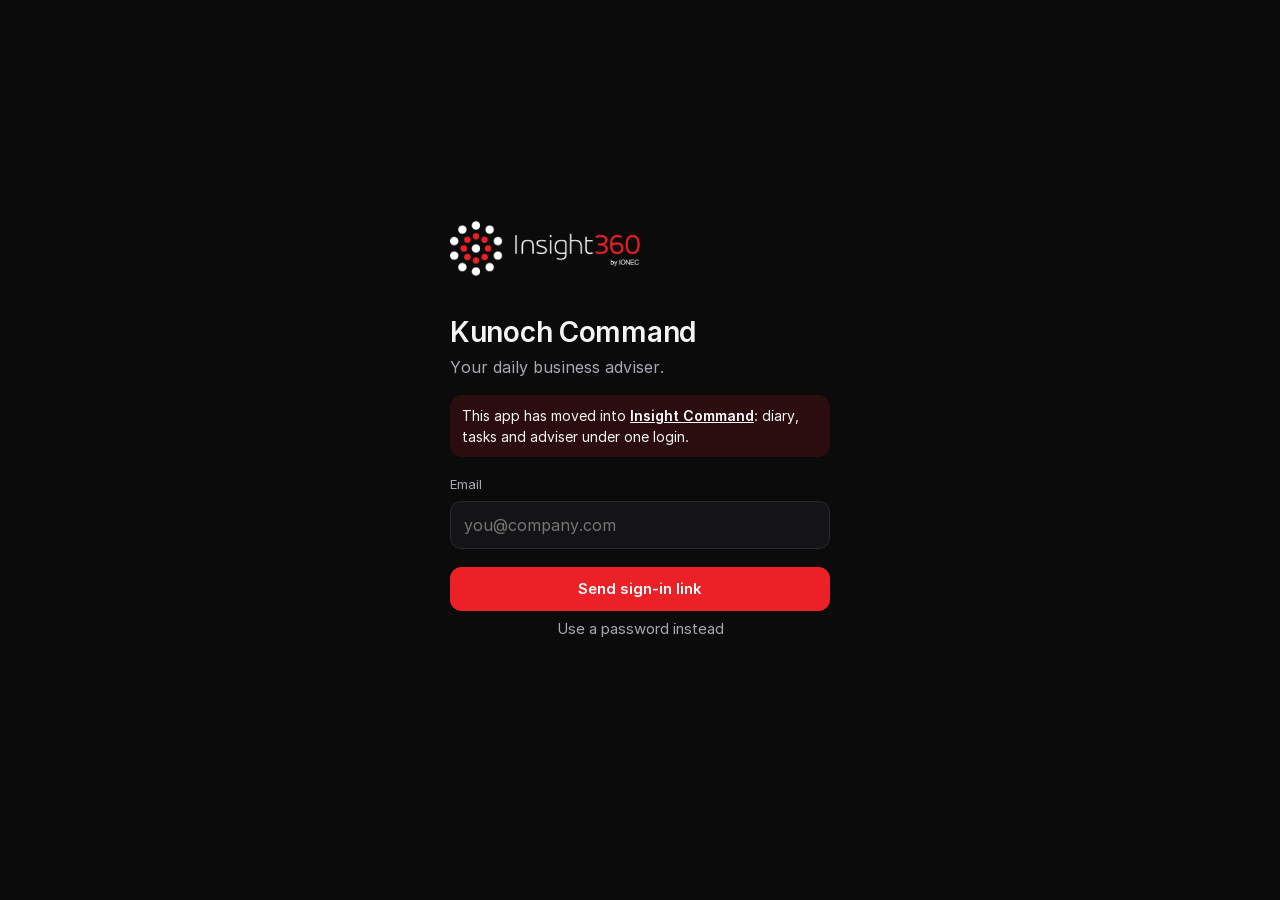
<file: index.html>
<!doctype html>
<html lang="en">
<head>
<meta charset="utf-8">
<meta name="viewport" content="width=device-width, initial-scale=1, viewport-fit=cover">
<title>Kunoch Command</title>
<meta name="description" content="Daily business adviser for the Kunoch portfolio, by Insight360.">
<meta name="theme-color" content="#0B0B0C">
<meta name="apple-mobile-web-app-capable" content="yes">
<meta name="mobile-web-app-capable" content="yes">
<meta name="apple-mobile-web-app-status-bar-style" content="black-translucent">
<meta name="apple-mobile-web-app-title" content="Kunoch">
<link rel="manifest" href="./manifest.json">
<link rel="icon" href="./icon-192.png">
<link rel="apple-touch-icon" href="./icon-192.png">
<link rel="stylesheet" href="./app.css?v=4.1.0">
</head>
<body>

<!-- sign-in -->
<section id="auth" hidden>
  <div class="auth-card">
    <img class="auth-logo" src="./brand/insight360-logo.png" alt="Insight360 by IONEC" width="960" height="277">
    <h1>Kunoch Command</h1>
    <p class="auth-sub">Your daily business adviser.</p>
    <p class="auth-moved">This app has moved into <a href="https://command.insight360.biz/">Insight Command</a>: diary, tasks and adviser under one login.</p>
    <form id="auth-form" autocomplete="on">
      <label for="auth-email">Email</label>
      <input id="auth-email" type="email" inputmode="email" autocomplete="email" required placeholder="you@company.com">
      <div id="auth-pw-row" hidden>
        <label for="auth-pw">Password</label>
        <input id="auth-pw" type="password" autocomplete="current-password">
      </div>
      <button class="btn primary block" type="submit" id="auth-go">Send sign-in link</button>
      <button class="btn link block" type="button" id="auth-toggle">Use a password instead</button>
      <button class="btn link block" type="button" id="auth-forgot" hidden>Forgot or never set a password?</button>
      <p class="auth-msg" id="auth-msg" role="status"></p>
    </form>
  </div>
</section>

<!-- app -->
<div id="app" hidden>
  <header class="top">
    <img class="mark" src="./brand/insight360-mark.png" alt="" width="116" height="120">
    <button class="bizbtn" id="bizbtn" data-act="pick-biz" aria-haspopup="dialog"><span id="bizname">All businesses</span><svg viewBox="0 0 12 12" aria-hidden="true"><path d="M2 4l4 4 4-4" fill="none" stroke="currentColor" stroke-width="1.6" stroke-linecap="round" stroke-linejoin="round"/></svg></button>
    <nav class="tabs" aria-label="Sections">
      <button data-act="tab" data-tab="today" class="on"><svg viewBox="0 0 24 24" aria-hidden="true"><rect x="3.5" y="5" width="17" height="15" rx="2.5"/><path d="M3.5 10h17M8 3v4M16 3v4"/></svg><span>Today</span></button>
      <button data-act="tab" data-tab="ask"><svg viewBox="0 0 24 24" aria-hidden="true"><path d="M4 5.5h16v11H10l-4.5 3.5v-3.5H4z"/></svg><span>Ask</span></button>
      <button data-act="tab" data-tab="library"><svg viewBox="0 0 24 24" aria-hidden="true"><path d="M6 3.5h9l3.5 3.5v13.5H6z"/><path d="M14.5 3.5V7.5h4M9 12h6M9 15.5h6"/></svg><span>Library</span></button>
    </nav>
    <button class="iconbtn" data-act="menu" aria-label="Menu"><svg viewBox="0 0 24 24" aria-hidden="true"><circle cx="5" cy="12" r="1.6"/><circle cx="12" cy="12" r="1.6"/><circle cx="19" cy="12" r="1.6"/></svg></button>
  </header>
  <div id="demo-banner" hidden>Demo data — nothing here is real or saved.</div>
  <main id="view" tabindex="-1"></main>
</div>

<div id="sheet" class="sheet" hidden role="dialog" aria-modal="true">
  <div class="sheet-bg" data-act="close-sheet"></div>
  <div class="sheet-card" id="sheet-card"></div>
</div>
<div id="toast" role="status" aria-live="polite"></div>

<script src="./vendor/supabase.js"></script>
<script src="./pdf.js?v=4.1.0"></script>
<script src="./app.js?v=4.1.0"></script>
</body>
</html>
</file>
<file: app.css>
@font-face{font-family:"Inter";font-weight:400;font-display:swap;src:url("./brand/Inter-Regular.ttf") format("truetype")}
@font-face{font-family:"Inter";font-weight:600;font-display:swap;src:url("./brand/Inter-SemiBold.ttf") format("truetype")}

:root{
  --bg:#0B0B0C; --surface:#141416; --raised:#1C1C1F; --line:#2A2A2E; --line-soft:#1F1F23;
  --text:#F4F4F5; --dim:#A9A9B2; --mute:#75757F;
  --red:#EC2027; --red-soft:rgba(236,32,39,.14); --red-text:#FF5A60;
  --ok:#3FB37F; --warn:#E0A63A;
  --r:14px; --pad:16px;
  --safe-b:env(safe-area-inset-bottom,0px); --safe-t:env(safe-area-inset-top,0px);
  --tabs-h:58px;
}
*{box-sizing:border-box;margin:0}
html{-webkit-text-size-adjust:100%;background:var(--bg)}
body{background:var(--bg);color:var(--text);font:400 16px/1.5 "Inter",system-ui,-apple-system,"Segoe UI",Roboto,sans-serif;-webkit-font-smoothing:antialiased;overscroll-behavior-y:none}
[hidden]{display:none!important}
button,input,select,textarea{font:inherit;color:inherit}
button{cursor:pointer;background:none;border:0;padding:0;-webkit-tap-highlight-color:transparent}
:focus-visible{outline:2px solid var(--red);outline-offset:2px;border-radius:6px}
h1,h2,h3{font-weight:600;letter-spacing:-.01em;line-height:1.2}

/* ── buttons ── */
.btn{display:inline-flex;align-items:center;justify-content:center;gap:8px;min-height:44px;padding:0 16px;border-radius:11px;border:1px solid var(--line);background:var(--raised);color:var(--text);font-weight:600;font-size:15px;white-space:nowrap}
.btn:active{transform:scale(.985)}
a.btn{text-decoration:none}
.foot .btn.link{font-size:inherit}
.btn.primary{background:var(--red);border-color:var(--red);color:#fff}
.btn.ghost{background:transparent}
.btn.link{border:0;background:none;color:var(--dim);font-weight:400;min-height:36px}
.btn.block{width:100%}
.btn.sm{min-height:34px;padding:0 12px;font-size:13.5px;border-radius:9px}
.btn[disabled]{opacity:.5;pointer-events:none}
.iconbtn{width:40px;height:40px;border-radius:10px;display:grid;place-items:center;color:var(--dim)}
.iconbtn svg{width:22px;height:22px;fill:currentColor}

/* ── sign-in ── */
#auth{min-height:100dvh;display:grid;place-items:center;padding:24px}
.auth-card{width:100%;max-width:380px}
.auth-logo{width:190px;height:auto;margin-bottom:34px}
.auth-card h1{font-size:28px}
.auth-sub{color:var(--dim);margin:6px 0 26px}
label{display:block;font-size:13px;color:var(--dim);margin:14px 0 6px}
input,select,textarea{width:100%;background:var(--surface);border:1px solid var(--line);border-radius:11px;padding:11px 13px;min-height:44px}
textarea{resize:vertical;line-height:1.45}
input:focus,select:focus,textarea:focus{outline:0;border-color:var(--red)}
#auth-go{margin-top:18px}
.auth-msg{min-height:22px;margin-top:10px;font-size:14px;color:var(--dim)}
.auth-msg.err{color:var(--red-text)}

/* ── shell ── */
.top{position:sticky;top:0;z-index:20;display:flex;align-items:center;gap:10px;padding:calc(8px + var(--safe-t)) 12px 8px;background:var(--bg);border-bottom:1px solid var(--line-soft)}
.mark{width:30px;height:auto;flex:none}
.bizbtn{display:inline-flex;align-items:center;gap:7px;min-height:38px;padding:0 12px;border-radius:10px;border:1px solid var(--line);font-weight:600;font-size:14.5px;max-width:58vw}
.bizbtn span{overflow:hidden;text-overflow:ellipsis;white-space:nowrap}
.bizbtn svg{width:12px;height:12px;flex:none;color:var(--dim)}
.top .iconbtn{margin-left:auto}
.tabs{position:fixed;left:0;right:0;bottom:0;z-index:20;display:flex;height:calc(var(--tabs-h) + var(--safe-b));padding-bottom:var(--safe-b);background:rgba(11,11,12,.96);backdrop-filter:blur(12px);-webkit-backdrop-filter:blur(12px);border-top:1px solid var(--line-soft)}
.tabs button{flex:1;display:flex;flex-direction:column;align-items:center;justify-content:center;gap:3px;color:var(--mute);font-size:11.5px;font-weight:600}
.tabs svg{width:23px;height:23px;fill:none;stroke:currentColor;stroke-width:1.7;stroke-linecap:round;stroke-linejoin:round}
.tabs button.on{color:var(--text)}
.tabs button.on svg{stroke:var(--red)}
#demo-banner{background:var(--red-soft);color:var(--red-text);font-size:13px;text-align:center;padding:6px 12px}
#view{max-width:760px;margin:0 auto;padding:18px var(--pad) calc(var(--tabs-h) + var(--safe-b) + 28px);outline:0}

/* ── common blocks ── */
.day{font-size:26px}
.sub{color:var(--dim);font-size:14.5px;margin-top:4px}
.stats{display:grid;grid-template-columns:repeat(3,1fr);gap:9px;margin:18px 0 6px}
.stat{background:var(--surface);border:1px solid var(--line-soft);border-radius:var(--r);padding:12px 12px 11px}
.stat b{display:block;font-size:24px;font-weight:600;line-height:1.1;font-variant-numeric:tabular-nums}
.stat span{display:block;font-size:12.5px;color:var(--dim);margin-top:4px;line-height:1.25}
.stat.alert b{color:var(--red-text)}
.sec{display:flex;align-items:baseline;justify-content:space-between;gap:10px;margin:26px 0 10px}
.sec h2{font-size:12.5px;letter-spacing:.09em;text-transform:uppercase;color:var(--dim);font-weight:600}
.sec .count{font-size:12.5px;color:var(--mute)}
.card{background:var(--surface);border:1px solid var(--line-soft);border-radius:var(--r);padding:13px 14px}
.card + .card{margin-top:8px}
.card.due{border-left:3px solid var(--red)}
.row{display:flex;align-items:center;gap:10px}
.row.wrap{flex-wrap:wrap}
.grow{flex:1;min-width:0}
.title{font-weight:600;font-size:15.5px;line-height:1.3;overflow-wrap:anywhere}
.meta{color:var(--dim);font-size:13.5px;margin-top:3px;overflow-wrap:anywhere}
.chip{display:inline-block;font-size:11.5px;font-weight:600;padding:2px 8px;border-radius:999px;background:var(--raised);color:var(--dim);border:1px solid var(--line);white-space:nowrap}
.chip.red{background:var(--red-soft);color:var(--red-text);border-color:transparent}
.time{flex:none;width:52px;font-size:13.5px;font-weight:600;font-variant-numeric:tabular-nums;color:var(--text);align-self:flex-start;padding-top:1px}
.time small{display:block;font-weight:400;color:var(--mute);font-size:12px}
.empty{color:var(--mute);font-size:14.5px;padding:14px;border:1px dashed var(--line);border-radius:var(--r);text-align:center}
.notice{background:var(--red-soft);color:var(--text);border-radius:var(--r);padding:12px 14px;font-size:14px;margin-top:14px}
.notice .btn{margin-top:8px}
.foot{color:var(--mute);font-size:12.5px;margin-top:22px;text-align:center}
.actions{display:flex;gap:8px;margin-top:11px;flex-wrap:wrap}
details.more{margin-top:8px}
details.more summary{list-style:none;cursor:pointer;color:var(--dim);font-size:14px;padding:10px 2px}
details.more summary::-webkit-details-marker{display:none}
details.more summary::before{content:"+ ";color:var(--red-text);font-weight:600}
details.more[open] summary::before{content:"\2212  "}
.daylabel{font-size:12.5px;color:var(--mute);margin:12px 2px 6px;font-weight:600}
.cta{margin-top:22px}

/* ── ask ── */
.thread-head{display:flex;align-items:center;gap:8px;margin-bottom:14px}
.thread-head h1{font-size:19px;flex:1;min-width:0;overflow:hidden;text-overflow:ellipsis;white-space:nowrap}
.toggle{display:inline-flex;align-items:center;gap:7px;font-size:13px;color:var(--dim);min-height:34px;padding:0 10px;border:1px solid var(--line);border-radius:9px}
.toggle.on{color:var(--text);border-color:var(--red)}
.toggle i{width:8px;height:8px;border-radius:50%;background:var(--mute)}
.toggle.on i{background:var(--red)}
.msgs{display:flex;flex-direction:column;gap:14px}
.msg.user{align-self:flex-end;max-width:88%;background:var(--raised);border:1px solid var(--line);border-radius:16px 16px 4px 16px;padding:10px 14px;white-space:pre-wrap;overflow-wrap:anywhere}
.msg.bot{max-width:100%}
.msg.bot .who{font-size:12px;letter-spacing:.08em;text-transform:uppercase;color:var(--red-text);font-weight:600;margin-bottom:5px}
.msg.bot.lens{border-left:2px solid var(--line);padding-left:13px}
.msg.bot.lens .who{color:var(--dim)}
.md{font-size:15.5px;line-height:1.6;overflow-wrap:anywhere}
.md p{margin:0 0 10px}.md p:last-child{margin-bottom:0}
.md h4{font-size:15px;margin:14px 0 6px}
.md ul,.md ol{margin:0 0 10px;padding-left:20px}.md li{margin:3px 0}
.md strong{font-weight:600;color:#fff}
.md code{background:var(--raised);padding:1px 5px;border-radius:5px;font-size:.92em}
.md .tw{overflow-x:auto;margin:0 0 10px}
.md table{border-collapse:collapse;font-size:14px;min-width:100%}
.md th,.md td{border-bottom:1px solid var(--line);padding:6px 10px 6px 0;text-align:left;vertical-align:top}
.md th{color:var(--dim);font-weight:600;font-size:12.5px}
.msg-actions{display:flex;flex-wrap:wrap;gap:7px;margin-top:11px}
.typing{display:inline-flex;gap:4px;padding:6px 0}
.typing i{width:6px;height:6px;border-radius:50%;background:var(--mute);animation:blink 1.1s infinite}
.typing i:nth-child(2){animation-delay:.18s}.typing i:nth-child(3){animation-delay:.36s}
@keyframes blink{0%,80%,100%{opacity:.25}40%{opacity:1}}
.starters{display:grid;gap:8px;margin-top:6px}
.starter{text-align:left;background:var(--surface);border:1px solid var(--line-soft);border-radius:var(--r);padding:13px 14px;font-size:15px;line-height:1.35}
.starter:active{border-color:var(--red)}
.hello{font-size:22px;font-weight:600;margin:10px 0 4px}
.composer{position:fixed;left:0;right:0;bottom:calc(var(--tabs-h) + var(--safe-b));z-index:15;padding:8px 12px 10px;background:linear-gradient(to top,var(--bg) 72%,transparent)}
.composer-in{max-width:736px;margin:0 auto;display:flex;align-items:flex-end;gap:8px;background:var(--surface);border:1px solid var(--line);border-radius:16px;padding:6px 6px 6px 14px}
.composer-in:focus-within{border-color:var(--red)}
.composer textarea{border:0;background:none;padding:8px 0;min-height:40px;max-height:150px;resize:none;border-radius:0}
.send{flex:none;width:40px;height:40px;border-radius:11px;background:var(--red);display:grid;place-items:center}
.send svg{width:19px;height:19px;fill:none;stroke:#fff;stroke-width:2.2;stroke-linecap:round;stroke-linejoin:round}
.send[disabled]{background:var(--raised);pointer-events:none}
.send[disabled] svg{stroke:var(--mute)}
.ask-pad{height:86px}

/* ── library ── */
.seg{display:flex;gap:6px;overflow-x:auto;margin:14px -16px 14px;padding:0 16px 2px;scrollbar-width:none}
.seg::-webkit-scrollbar{display:none}
.seg button{flex:none;min-height:36px;padding:0 13px;border-radius:999px;border:1px solid var(--line);font-size:14px;font-weight:600;color:var(--dim)}
.seg button.on{background:var(--text);color:var(--bg);border-color:var(--text)}
.item{display:block;width:100%;text-align:left}

/* ── sheets ── */
.sheet{position:fixed;inset:0;z-index:50;display:flex;align-items:flex-end;justify-content:center}
.sheet-bg{position:absolute;inset:0;background:rgba(0,0,0,.62)}
.sheet-card{position:relative;width:100%;max-width:620px;max-height:92dvh;overflow-y:auto;background:var(--surface);border:1px solid var(--line);border-bottom:0;border-radius:20px 20px 0 0;padding:20px 18px calc(22px + var(--safe-b));animation:up .22s ease-out}
@keyframes up{from{transform:translateY(24px);opacity:0}to{transform:none;opacity:1}}
.sheet-card h2{font-size:20px;padding-right:36px}
.sheet-card .x{position:absolute;top:12px;right:10px}
.sheet-card .x svg{fill:none;stroke:currentColor;stroke-width:2;stroke-linecap:round}
.sheet-card .meta{margin-bottom:6px}
.list-btn{display:flex;align-items:center;justify-content:space-between;gap:10px;width:100%;min-height:50px;padding:0 4px;border-bottom:1px solid var(--line-soft);text-align:left;font-size:16px}
.list-btn:last-child{border-bottom:0}
.list-btn.on{color:var(--red-text);font-weight:600}
.list-btn small{color:var(--mute);font-size:13px}
.stack{display:grid;gap:9px;margin-top:16px}
.act-row{border:1px solid var(--line);border-radius:12px;padding:10px 11px;margin-top:8px;background:var(--bg)}
.act-row .row{align-items:flex-start}
.act-row input[type=checkbox]{width:22px;height:22px;min-height:0;flex:none;margin-top:10px;accent-color:var(--red);padding:0}
.act-row .fields{display:grid;grid-template-columns:1.1fr 1fr .9fr;gap:6px;margin-top:6px}
.act-row input,.act-row select{min-height:40px;padding:8px 10px;font-size:14.5px}
.kv{font-size:14.5px;margin-top:12px}
.kv b{display:block;font-size:12px;letter-spacing:.08em;text-transform:uppercase;color:var(--dim);margin-bottom:4px}
.kv ul{padding-left:19px}.kv li{margin:3px 0}
.pdf-tile{display:flex;align-items:center;gap:13px;border:1px solid var(--line);border-radius:14px;padding:13px;margin-top:14px;background:var(--bg)}
.pdf-ico{flex:none;width:44px;height:56px;border-radius:6px;background:#fff;position:relative;overflow:hidden}
.pdf-ico::before{content:"";position:absolute;left:0;right:0;top:0;height:13px;background:#0B0B0C;border-bottom:2px solid var(--red)}
.pdf-ico::after{content:"";position:absolute;left:7px;right:7px;top:22px;height:2px;background:#bbb;box-shadow:0 6px 0 #ddd,0 12px 0 #ddd,0 18px 0 #ddd}
.spin{width:22px;height:22px;border-radius:50%;border:2.5px solid var(--line);border-top-color:var(--red);animation:rot .8s linear infinite;flex:none}
@keyframes rot{to{transform:rotate(360deg)}}
.working{display:flex;align-items:center;gap:12px;padding:22px 2px;color:var(--dim)}
#toast{position:fixed;left:50%;bottom:calc(var(--tabs-h) + var(--safe-b) + 84px);transform:translate(-50%,12px);z-index:60;background:#fff;color:#111;font-size:14.5px;font-weight:600;padding:10px 16px;border-radius:999px;opacity:0;pointer-events:none;transition:.22s;max-width:90vw;text-align:center}
#toast.on{opacity:1;transform:translate(-50%,0)}

/* ── wide screens: tabs move into the top bar, sheets become centred dialogs ── */
@media (min-width:860px){
  :root{--tabs-h:0px}
  .top{padding:10px 22px}
  .tabs{position:static;height:auto;padding:0;background:none;border:0;backdrop-filter:none;margin-left:18px;gap:4px}
  .tabs button{flex:none;flex-direction:row;gap:7px;font-size:14.5px;min-height:38px;padding:0 13px;border-radius:10px}
  .tabs button.on{background:var(--raised)}
  .tabs svg{width:18px;height:18px}
  #view{padding-top:30px}
  .day{font-size:32px}
  .sheet{align-items:center}
  .sheet-card{border-radius:20px;border-bottom:1px solid var(--line);padding-bottom:22px}
  .composer{bottom:0;padding-bottom:18px}
  #toast{bottom:110px}
}
@media (max-width:420px){ .act-row .fields{grid-template-columns:1fr 1fr} .act-row .fields select{grid-column:span 2} }
@media (prefers-reduced-motion:reduce){ *{animation:none!important;transition:none!important} }

.auth-moved{background:var(--red-soft);border-radius:12px;padding:10px 12px;font-size:14px;margin:-10px 0 18px}
.auth-moved a{color:#fff;font-weight:600}
</file>
